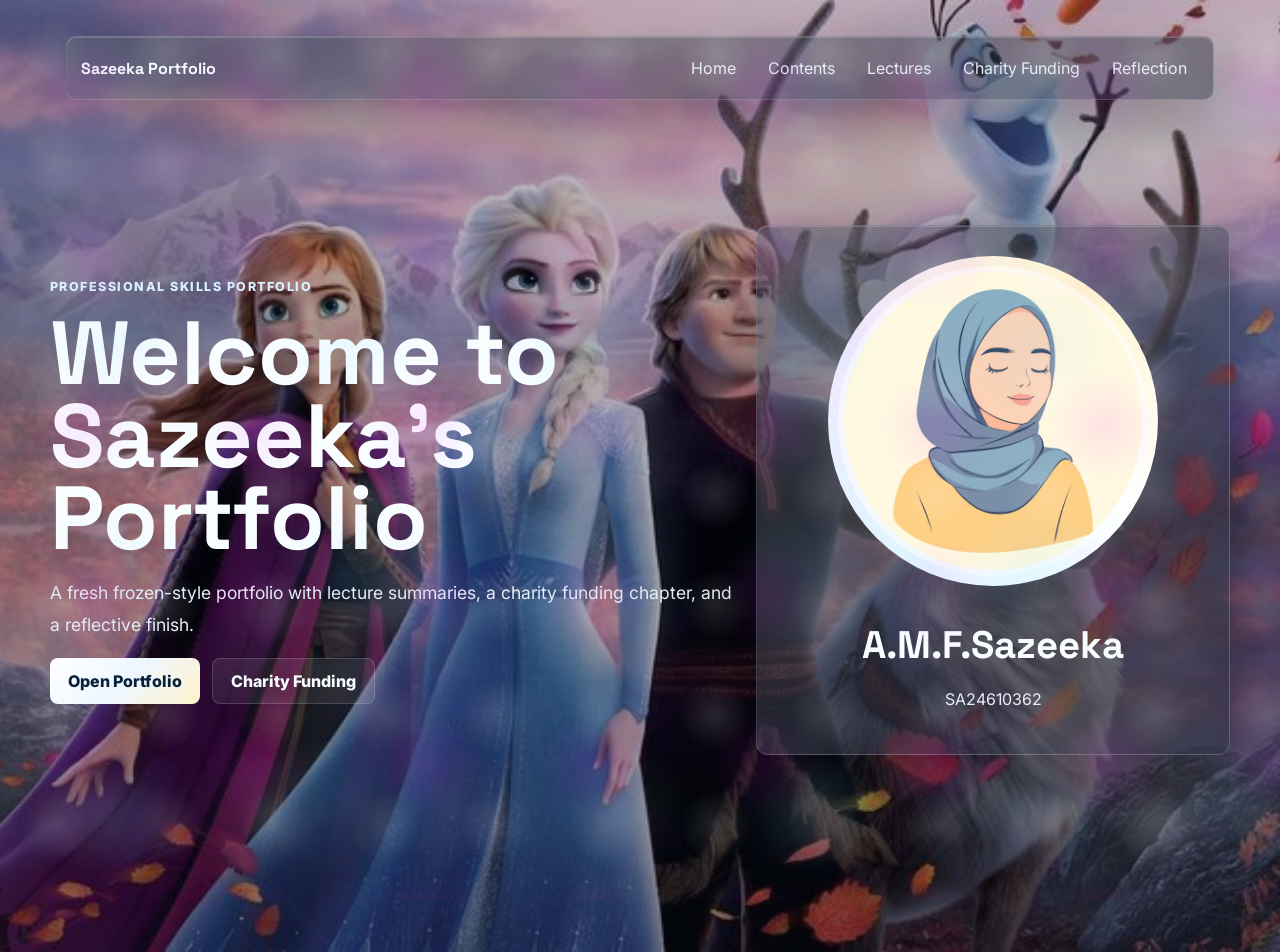
<file: index.html>
<!DOCTYPE html>
<html lang="en">
  <head>
    <meta charset="UTF-8" />
    <meta name="viewport" content="width=device-width, initial-scale=1.0" />
    <title>Sazeeka Portfolio</title>
    <link rel="preconnect" href="https://fonts.googleapis.com" />
    <link rel="preconnect" href="https://fonts.gstatic.com" crossorigin />
    <link href="https://fonts.googleapis.com/css2?family=Inter:wght@400;500;600;700;800&family=Space+Grotesk:wght@500;700&display=swap" rel="stylesheet" />
    <link rel="stylesheet" href="styles.css" />
  </head>
  <body class="page-home">
    <div class="snow-fx"></div>
    <div class="snow-front"></div>
    <header class="hero">
      <nav class="nav glass">
        <a class="brand" href="index.html">Sazeeka Portfolio</a>
        <div class="nav-links">
          <a href="index.html">Home</a>
          <a href="contents.html">Contents</a>
          <a href="lectures.html">Lectures</a>
          <a href="charity.html">Charity Funding</a>
          <a href="reflection.html">Reflection</a>
        </div>
      </nav>

      <section class="hero-grid">
        <div class="hero-copy reveal">
          <p class="eyebrow">Professional Skills Portfolio</p>
          <h1>Welcome to Sazeeka's Portfolio</h1>
          <p class="lead">A fresh frozen-style portfolio with lecture summaries, a charity funding chapter, and a reflective finish.</p>
          <div class="actions">
            <a class="btn primary" href="contents.html">Open Portfolio</a>
            <a class="btn ghost" href="charity.html">Charity Funding</a>
          </div>
        </div>
        <aside class="hero-card glass reveal">
          <div class="profile-portrait">
            <img src="assets/student-profile.png" alt="A.M.F.Sazeeka profile illustration" />
          </div>
          <div class="identity">
            <h2>A.M.F.Sazeeka</h2>
            <p>SA24610362</p>
          </div>
        </aside>
      </section>
    </header>
    <script src="script.js"></script>
  </body>
</html>
</file>
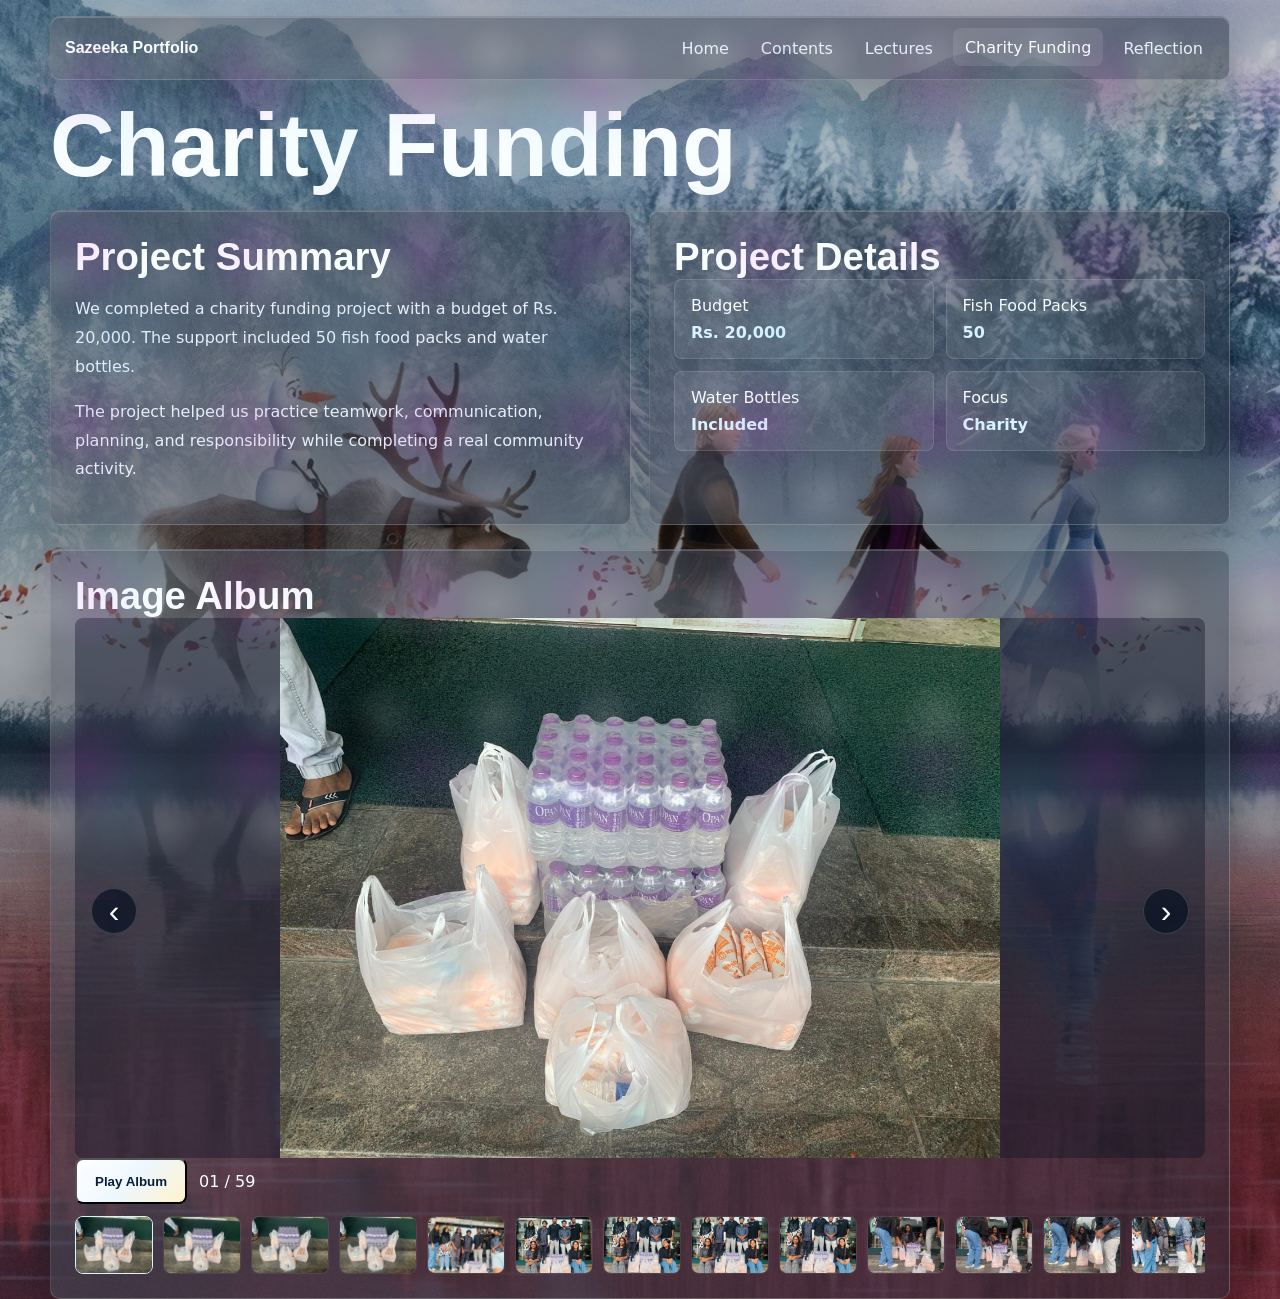
<file: charity.html>
<!DOCTYPE html>
<html lang="en">
  <head>
    <meta charset="UTF-8" />
    <meta name="viewport" content="width=device-width, initial-scale=1.0" />
    <title>Charity Funding | Sazeeka Portfolio</title>
    <link rel="stylesheet" href="styles.css" />
  </head>
  <body class="page-inner">
    <div class="snow-fx"></div>
    <div class="snow-front"></div>
    <header class="top glass">
      <a class="brand" href="index.html">Sazeeka Portfolio</a>
      <nav class="nav-links">
        <a href="index.html">Home</a>
        <a href="contents.html">Contents</a>
        <a href="lectures.html">Lectures</a>
        <a class="active" href="charity.html">Charity Funding</a>
        <a href="reflection.html">Reflection</a>
      </nav>
    </header>
    <main class="wrap">
      <h1 class="page-title">Charity Funding</h1>
      <section class="two-col">
        <article class="glass panel reveal">
          <h2>Project Summary</h2>
          <p>We completed a charity funding project with a budget of Rs. 20,000. The support included 50 fish food packs and water bottles.</p>
          <p>The project helped us practice teamwork, communication, planning, and responsibility while completing a real community activity.</p>
        </article>
        <article class="glass panel reveal">
          <h2>Project Details</h2>
          <div class="stats">
            <div><span>Budget</span><strong>Rs. 20,000</strong></div>
            <div><span>Fish Food Packs</span><strong>50</strong></div>
            <div><span>Water Bottles</span><strong>Included</strong></div>
            <div><span>Focus</span><strong>Charity</strong></div>
          </div>
        </article>
      </section>
      <section class="album glass reveal">
        <h2>Image Album</h2>
        <div class="album-frame">
          <button id="prevImage" class="arrow" type="button">&lsaquo;</button>
          <img id="albumImage" alt="Charity project photo" />
          <button id="nextImage" class="arrow" type="button">&rsaquo;</button>
        </div>
        <div class="album-bar">
          <button id="playAlbum" class="btn primary" type="button">Play Album</button>
          <span id="albumCounter">01 / 01</span>
        </div>
        <div id="thumbStrip" class="thumbs"></div>
      </section>
    </main>
    <script src="script.js"></script>
  </body>
</html>
</file>
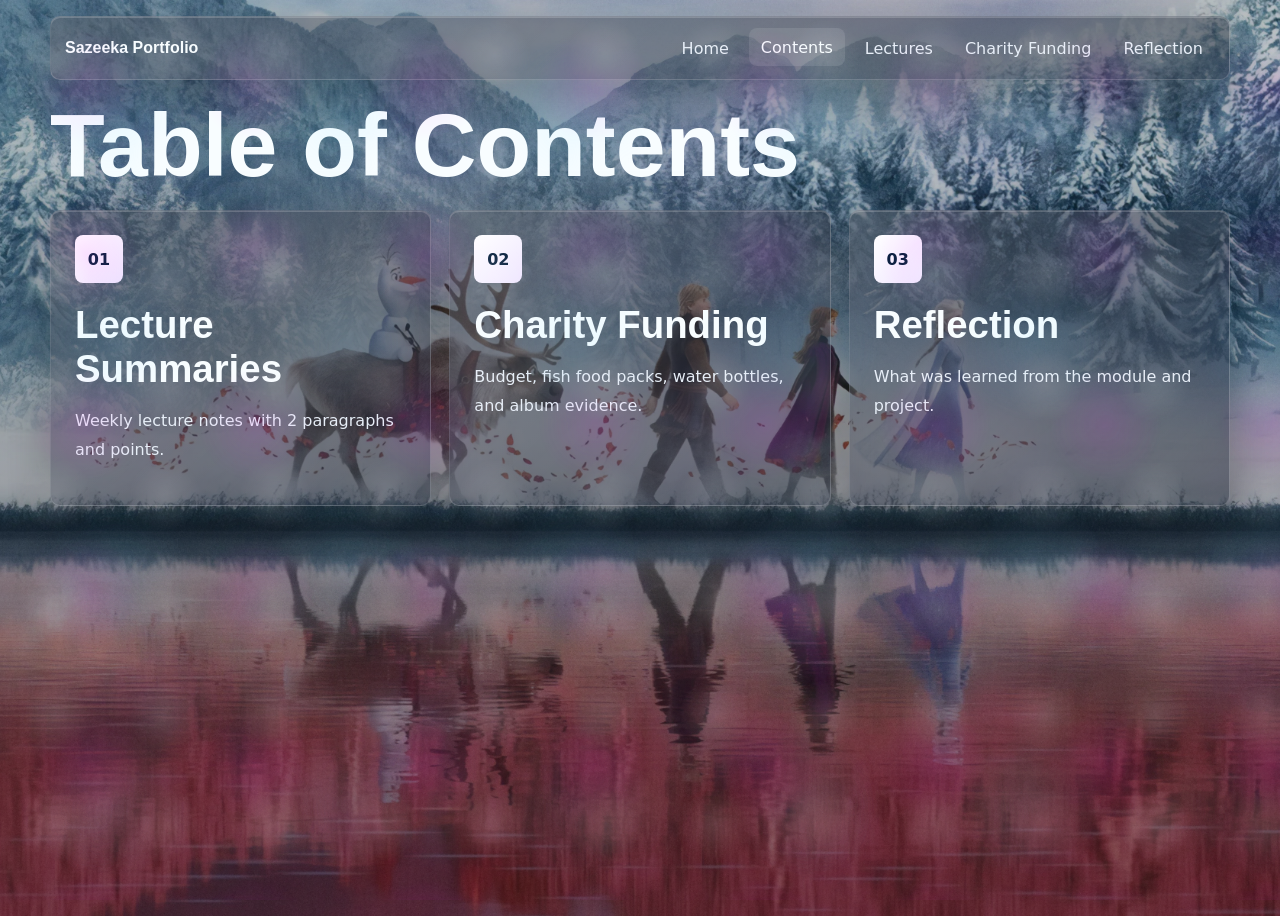
<file: contents.html>
<!DOCTYPE html>
<html lang="en">
  <head>
    <meta charset="UTF-8" />
    <meta name="viewport" content="width=device-width, initial-scale=1.0" />
    <title>Contents | Sazeeka Portfolio</title>
    <link rel="stylesheet" href="styles.css" />
  </head>
  <body class="page-inner">
    <div class="snow-fx"></div>
    <div class="snow-front"></div>
    <header class="top glass">
      <a class="brand" href="index.html">Sazeeka Portfolio</a>
      <nav class="nav-links">
        <a href="index.html">Home</a>
        <a class="active" href="contents.html">Contents</a>
        <a href="lectures.html">Lectures</a>
        <a href="charity.html">Charity Funding</a>
        <a href="reflection.html">Reflection</a>
      </nav>
    </header>
    <main class="wrap">
      <h1 class="page-title">Table of Contents</h1>
      <section class="toc-grid">
        <a class="toc glass reveal" href="lectures.html"><span>01</span><h2>Lecture Summaries</h2><p>Weekly lecture notes with 2 paragraphs and points.</p></a>
        <a class="toc glass reveal" href="charity.html"><span>02</span><h2>Charity Funding</h2><p>Budget, fish food packs, water bottles, and album evidence.</p></a>
        <a class="toc glass reveal" href="reflection.html"><span>03</span><h2>Reflection</h2><p>What was learned from the module and project.</p></a>
      </section>
    </main>
    <script src="script.js"></script>
  </body>
</html>
</file>
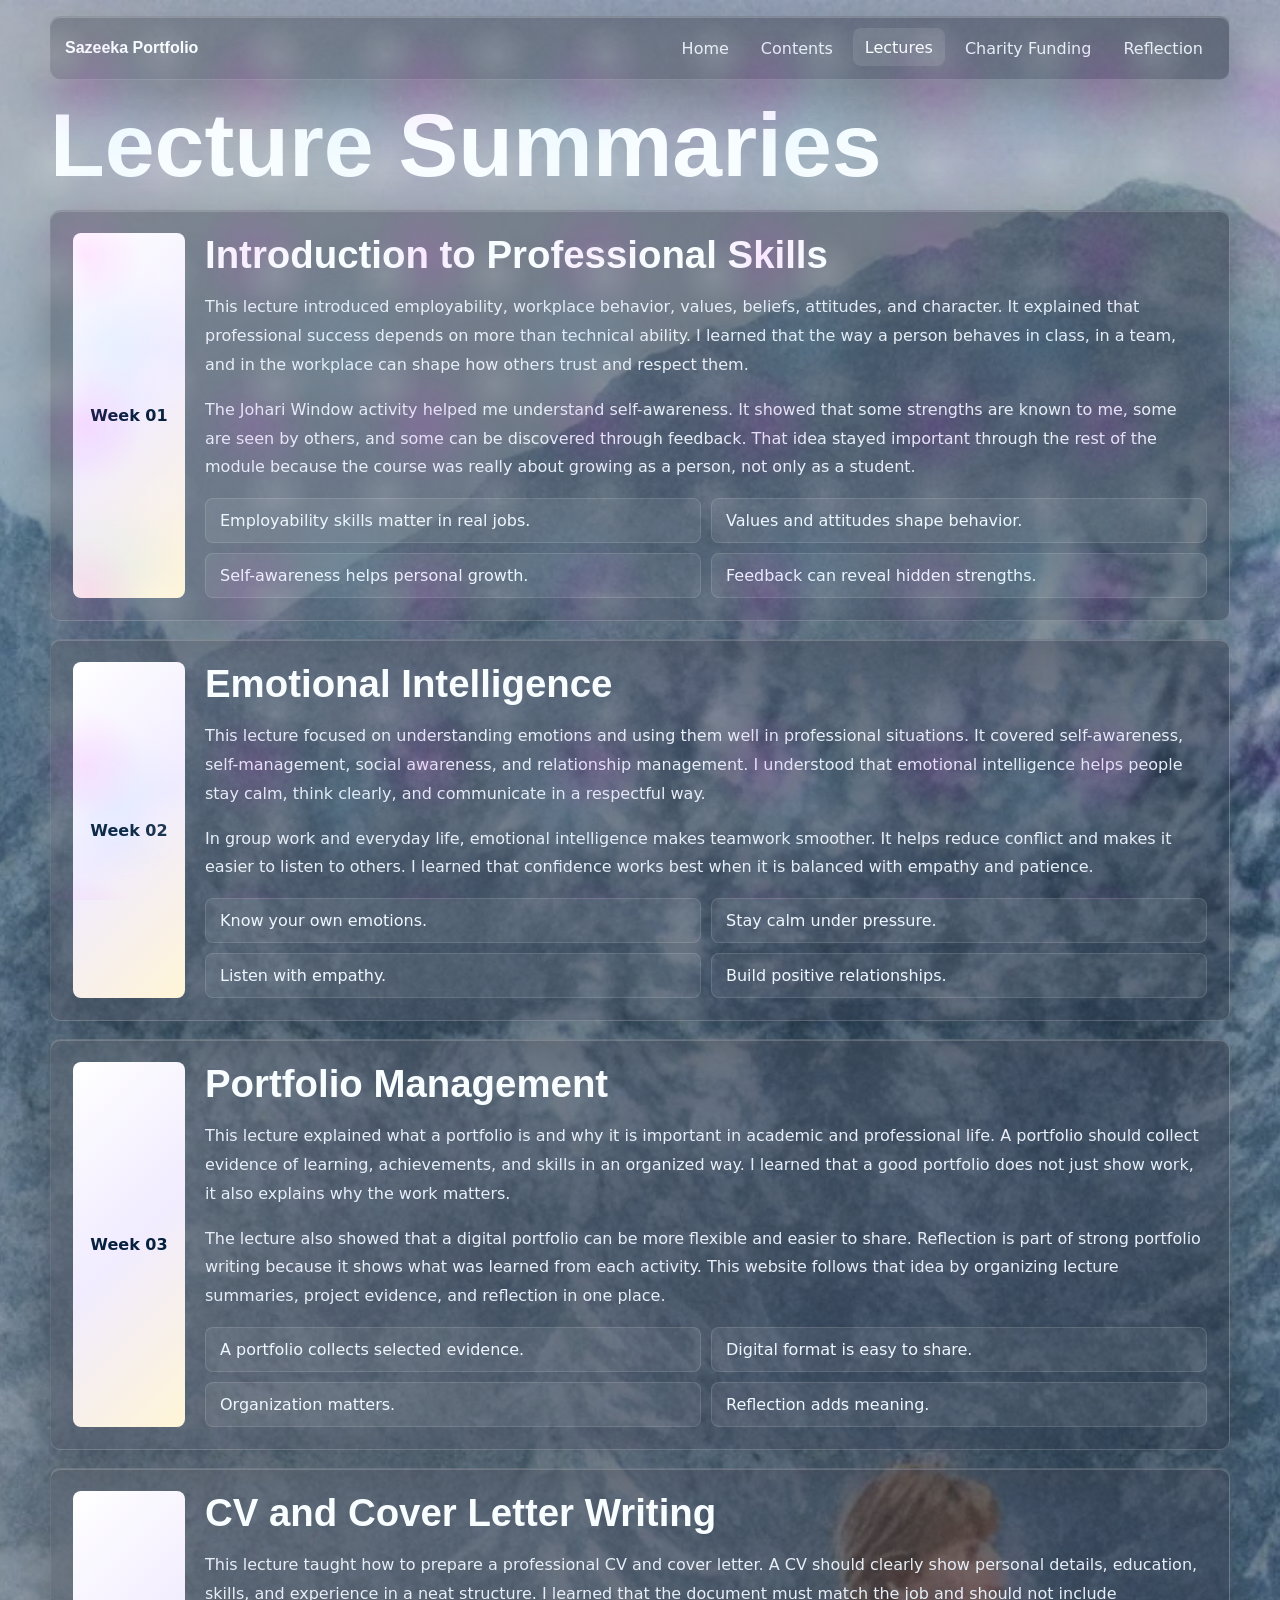
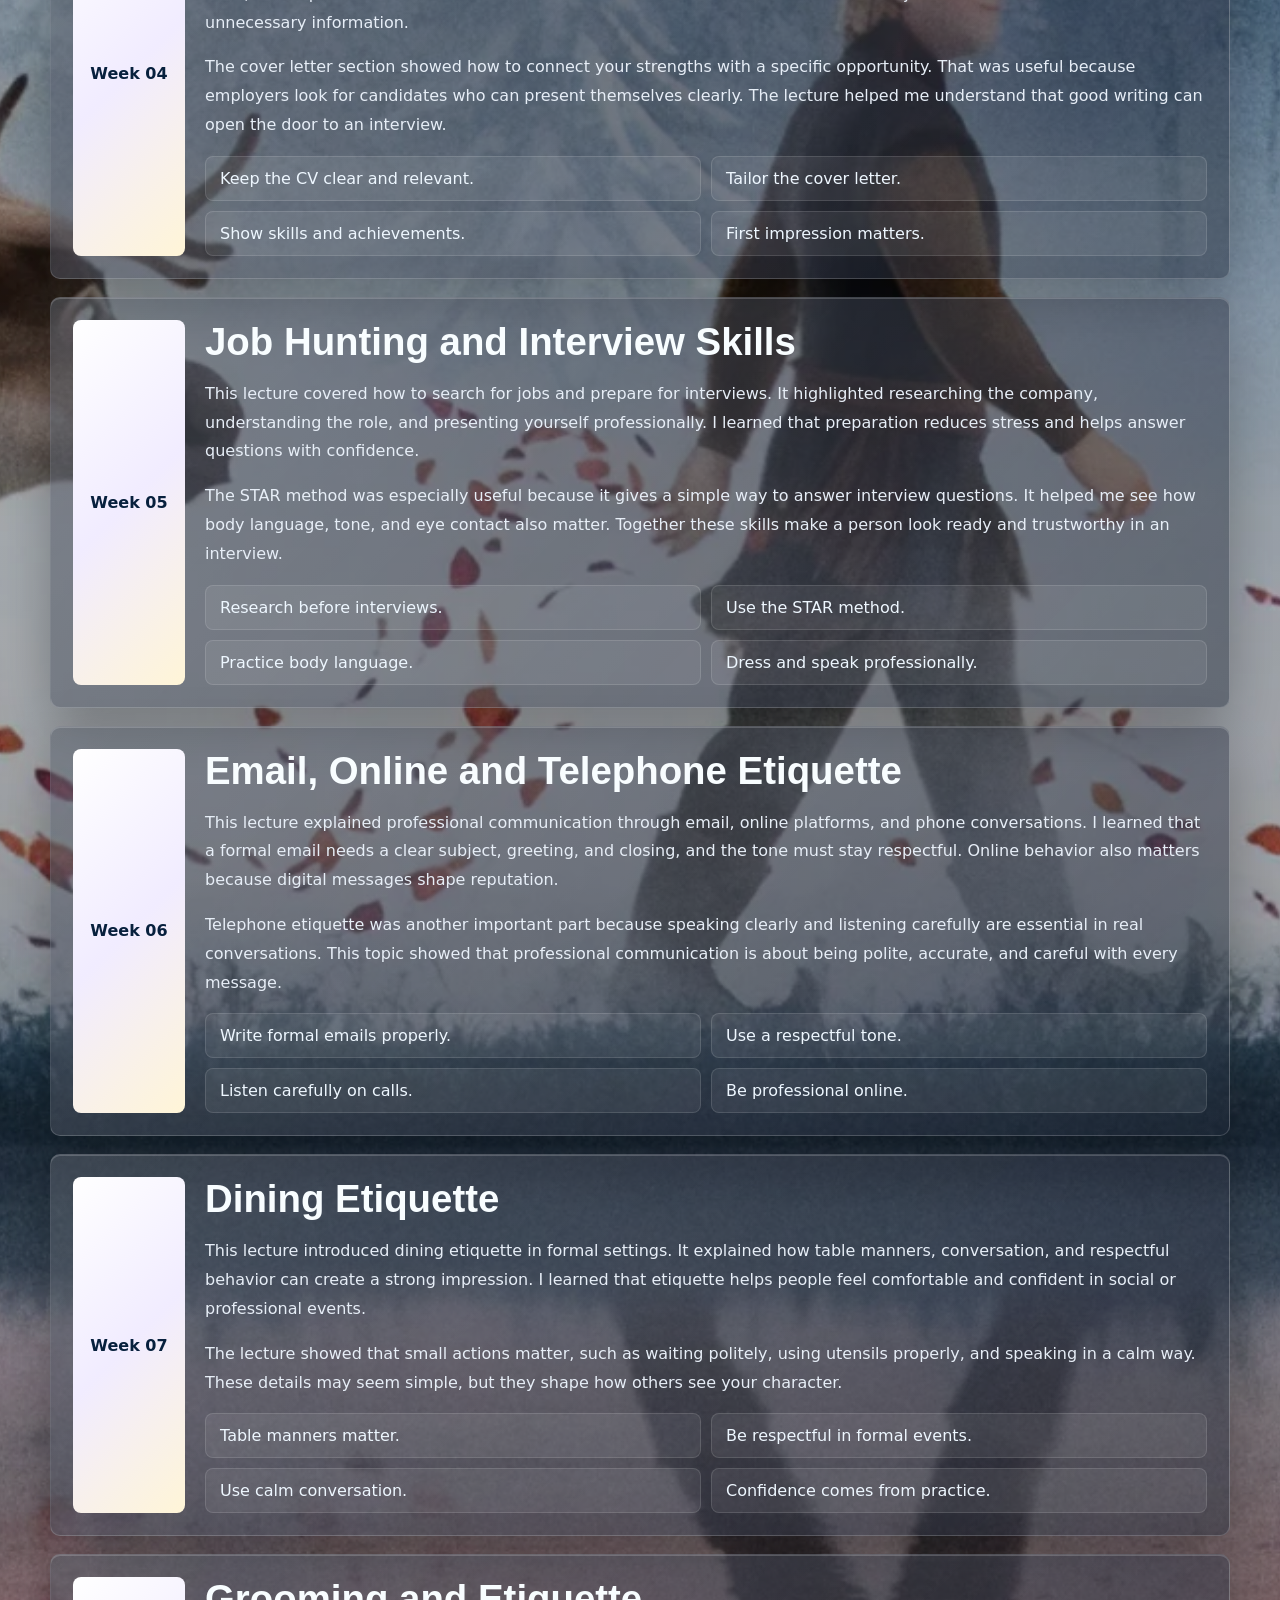
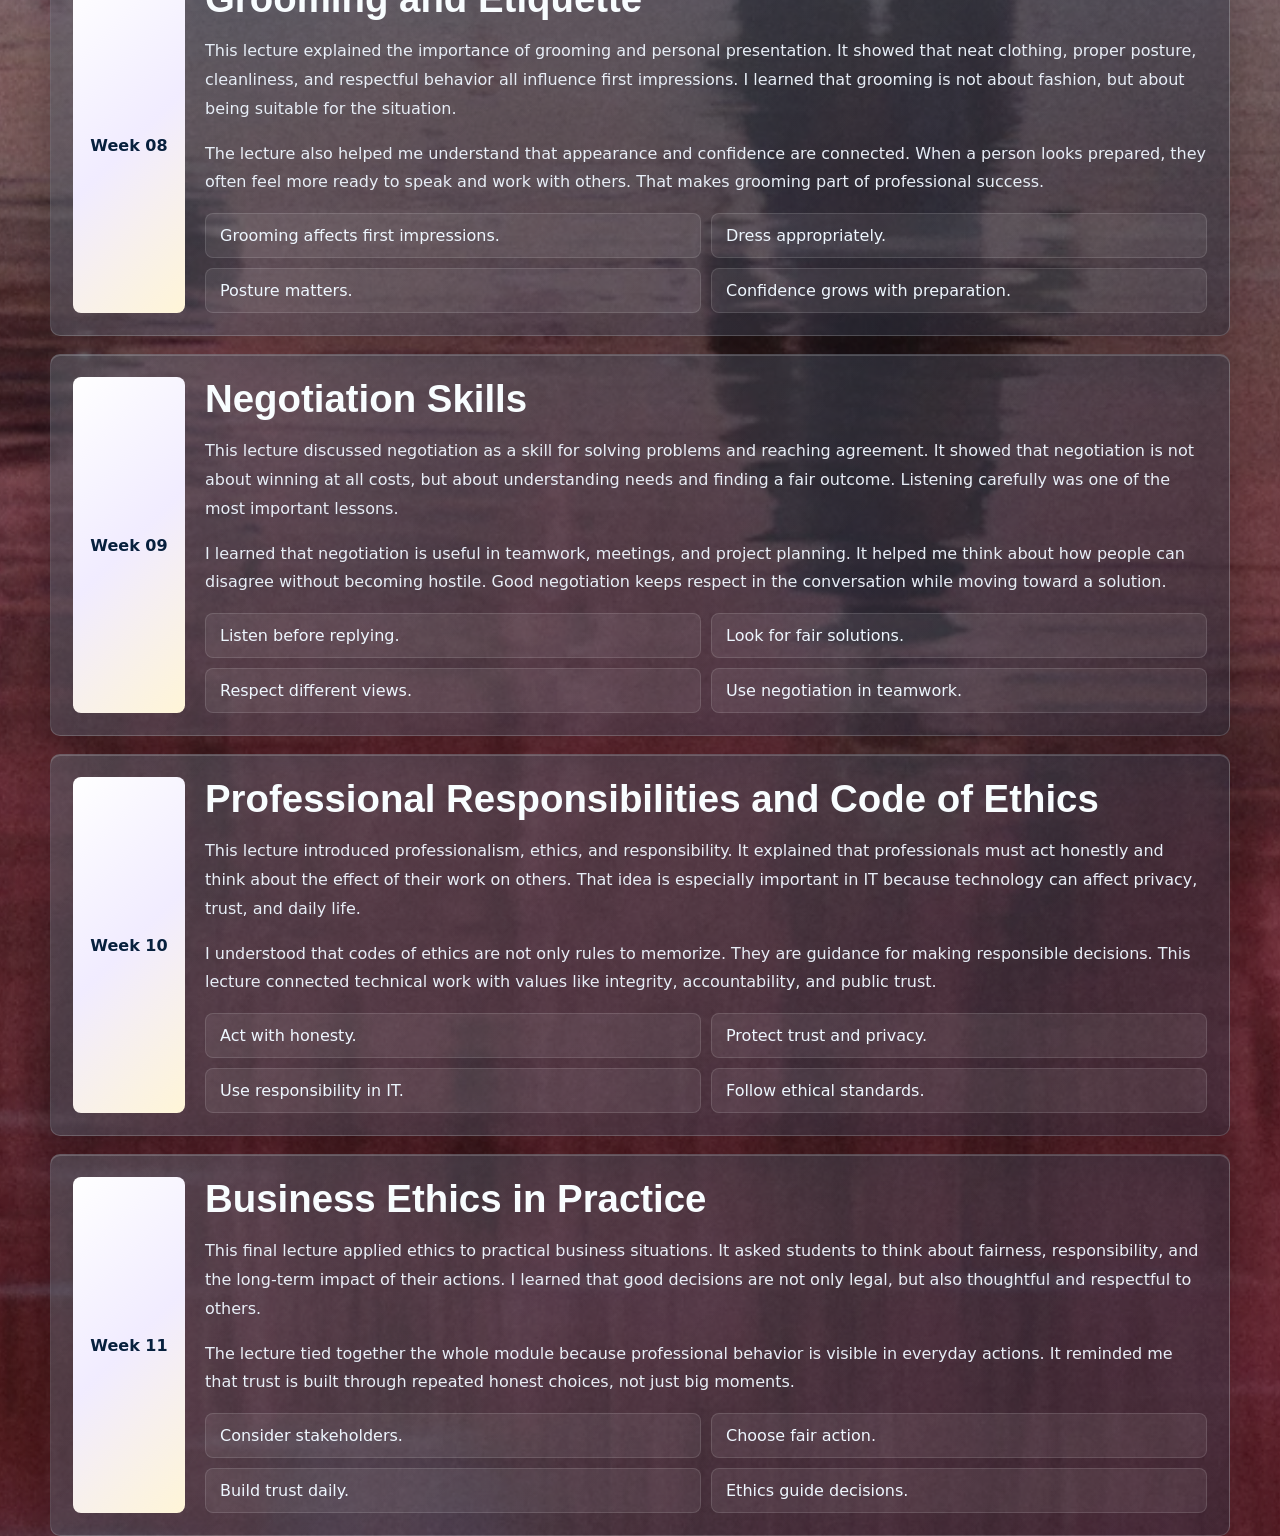
<file: lectures.html>
<!DOCTYPE html>
<html lang="en">
  <head>
    <meta charset="UTF-8" />
    <meta name="viewport" content="width=device-width, initial-scale=1.0" />
    <title>Lectures | Sazeeka Portfolio</title>
    <link rel="stylesheet" href="styles.css" />
  </head>
  <body class="page-inner">
    <div class="snow-fx"></div>
    <div class="snow-front"></div>
    <header class="top glass">
      <a class="brand" href="index.html">Sazeeka Portfolio</a>
      <nav class="nav-links">
        <a href="index.html">Home</a>
        <a href="contents.html">Contents</a>
        <a class="active" href="lectures.html">Lectures</a>
        <a href="charity.html">Charity Funding</a>
        <a href="reflection.html">Reflection</a>
      </nav>
    </header>
    <main class="wrap">
      <h1 class="page-title">Lecture Summaries</h1>
      <section id="lectureList" class="lecture-list"></section>
    </main>
    <script src="script.js"></script>
  </body>
</html>
</file>
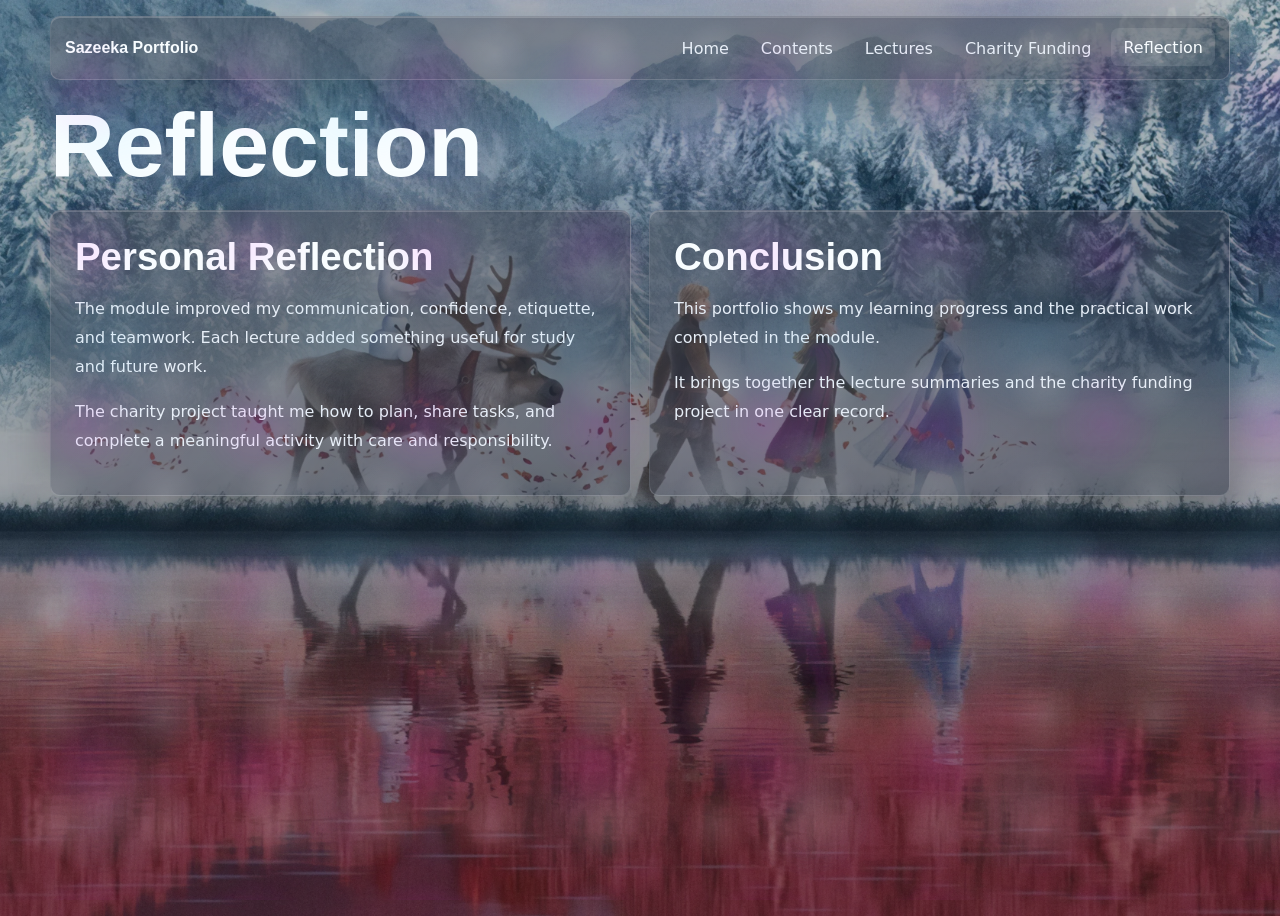
<file: reflection.html>
<!DOCTYPE html>
<html lang="en">
  <head>
    <meta charset="UTF-8" />
    <meta name="viewport" content="width=device-width, initial-scale=1.0" />
    <title>Reflection | Sazeeka Portfolio</title>
    <link rel="stylesheet" href="styles.css" />
  </head>
  <body class="page-inner">
    <div class="snow-fx"></div>
    <div class="snow-front"></div>
    <header class="top glass">
      <a class="brand" href="index.html">Sazeeka Portfolio</a>
      <nav class="nav-links">
        <a href="index.html">Home</a>
        <a href="contents.html">Contents</a>
        <a href="lectures.html">Lectures</a>
        <a href="charity.html">Charity Funding</a>
        <a class="active" href="reflection.html">Reflection</a>
      </nav>
    </header>
    <main class="wrap">
      <h1 class="page-title">Reflection</h1>
      <section class="two-col">
        <article class="glass panel reveal">
          <h2>Personal Reflection</h2>
          <p>The module improved my communication, confidence, etiquette, and teamwork. Each lecture added something useful for study and future work.</p>
          <p>The charity project taught me how to plan, share tasks, and complete a meaningful activity with care and responsibility.</p>
        </article>
        <article class="glass panel reveal">
          <h2>Conclusion</h2>
          <p>This portfolio shows my learning progress and the practical work completed in the module.</p>
          <p>It brings together the lecture summaries and the charity funding project in one clear record.</p>
        </article>
      </section>
    </main>
    <script src="script.js"></script>
  </body>
</html>
</file>
<file: styles.css>
:root{
  --text:#f8fdff;
  --muted:#e7eef7;
  --ice:#d9f3ff;
  --ice2:#a8dfff;
  --lav:#d7c2ff;
  --gold:#fff2c5;
  --panel:rgba(8,17,34,.44);
  --line:rgba(255,255,255,.16);
  --shadow:0 20px 56px rgba(0,0,0,.28);
}
*{box-sizing:border-box}
html{scroll-behavior:smooth}
body{
  margin:0;
  min-height:100vh;
  font-family:Inter,system-ui,sans-serif;
  color:var(--text);
  overflow-x:hidden;
  background:
    linear-gradient(180deg, rgba(5,10,22,.24), rgba(5,10,22,.48)),
    var(--page-bg) center/cover no-repeat,
    linear-gradient(135deg,#6aa0cf,#2d547f 55%,#112344);
}
body.page-home{ --page-bg:url("assets/backgrounds/welcome.jpg"); }
body.page-inner{ --page-bg:url("assets/backgrounds/pages.webp"); }
a{color:inherit;text-decoration:none}
h1,h2{font-family:"Space Grotesk",Inter,sans-serif;margin:0;letter-spacing:0}
h1{font-size:clamp(2.8rem,7vw,6.4rem);line-height:.92}
h2{font-size:clamp(1.45rem,3vw,2.6rem)}
p{color:var(--muted);line-height:1.8}

.snow-fx,
.snow-fx::before,
.snow-fx::after,
.snow-front,
.snow-front::before,
.snow-front::after{
  position:fixed;
  inset:0;
  pointer-events:none;
  content:"";
}
.snow-fx{
  z-index:0;
  background-image:
    radial-gradient(closest-side, rgba(255,255,255,.58), rgba(255,255,255,0) 72%),
    radial-gradient(closest-side, rgba(255,87,255,.42), rgba(255,87,255,0) 72%);
  background-size:180px 180px, 280px 280px;
  animation:sparkleDrift 28s linear infinite;
  opacity:.12;
}
.snow-fx::before{
  background-image:
    radial-gradient(closest-side, rgba(117,216,255,.38), rgba(117,216,255,0) 70%),
    radial-gradient(closest-side, rgba(255,213,74,.28), rgba(255,213,74,0) 72%);
  background-size:240px 240px, 380px 380px;
  animation:sparkleDrift 34s linear infinite reverse;
  opacity:.12;
}
.snow-fx::after{
  background-image:
    radial-gradient(closest-side, rgba(255,255,255,.95), rgba(255,255,255,0) 72%),
    radial-gradient(closest-side, rgba(255,74,255,.75), rgba(255,74,255,0) 72%),
    radial-gradient(closest-side, rgba(255,213,74,.62), rgba(255,213,74,0) 72%);
  background-size:120px 120px, 190px 190px, 280px 280px;
  animation:sparkleDrift 30s linear infinite reverse;
  opacity:.1;
  transform:translateX(14vw);
}
.snow-front{
  z-index:40;
}
.snow-front::before{
  background:none;
}
.snow-front::after{
  background-image:
    radial-gradient(closest-side, rgba(255,255,255,.95), transparent 67%),
    radial-gradient(closest-side, rgba(255,40,255,.78), transparent 68%),
    radial-gradient(closest-side, rgba(117,216,255,.75), transparent 68%);
  background-size:110px 110px, 170px 170px, 230px 230px;
  animation:sparkleDrift 24s linear infinite;
  opacity:.13;
}

.snowfield{
  position:fixed;
  inset:0;
  overflow:hidden;
  pointer-events:none;
  contain:layout paint;
}
.snowfield.back{z-index:0}
.snowfield.front{z-index:42}
.crystal-snow{
  position:absolute;
  top:-80px;
  left:var(--x);
  width:var(--size);
  height:var(--size);
  opacity:var(--opacity);
  background-image:url("data:image/svg+xml,%3Csvg xmlns='http://www.w3.org/2000/svg' width='96' height='96' viewBox='0 0 96 96'%3E%3Cg fill='none' stroke='%23ffffff' stroke-width='4.2' stroke-linecap='round' stroke-linejoin='round'%3E%3Cpath d='M48 7v82M12.5 27.5l71 41M83.5 27.5l-71 41'/%3E%3Cpath d='M48 17 38 27M48 17l10 10M48 79 38 69M48 79l10-10M21 32l14 4M21 32l4 14M75 64l-14-4M75 64l-4-14M75 32l-14 4M75 32l-4 14M21 64l14-4M21 64l4-14'/%3E%3Ccircle cx='48' cy='48' r='5'/%3E%3C/g%3E%3C/svg%3E");
  background-size:contain;
  background-repeat:no-repeat;
  filter:drop-shadow(0 0 5px rgba(255,255,255,.65));
  animation:crystalFall var(--duration) linear infinite;
  animation-delay:var(--delay);
  will-change:transform;
}
.snowfield.front .crystal-snow{
  filter:drop-shadow(0 0 7px rgba(255,255,255,.72));
}

.top,.nav{
  width:min(1180px, calc(100% - 32px));
  margin:16px auto 0;
  padding:12px 14px;
  display:flex;
  align-items:center;
  justify-content:space-between;
  gap:16px;
}
.glass{
  position:relative;
  overflow:hidden;
  border:1px solid var(--line);
  border-radius:10px;
  background:linear-gradient(135deg, rgba(255,255,255,.18), rgba(255,255,255,.05)), var(--panel);
  box-shadow:var(--shadow), inset 0 1px rgba(255,255,255,.18);
}
.glass::before{
  content:"";
  position:absolute;
  inset:0;
  opacity:0;
  pointer-events:none;
  background:linear-gradient(120deg, transparent, rgba(255,255,255,.22), transparent);
  transform:translateX(-85%);
  transition:opacity .25s ease, transform .45s ease;
}
.glass:hover::before{opacity:1;transform:translateX(85%)}
.brand{font-family:"Space Grotesk",Inter,sans-serif;font-weight:800}
.nav-links{
  display:flex;flex-wrap:wrap;gap:8px;
}
.nav-links a{
  min-height:38px;padding:0 12px;
  display:inline-flex;align-items:center;
  border-radius:8px;color:var(--muted);
  transition:transform .2s ease, background .2s ease, color .2s ease;
}
.nav-links a:hover,.nav-links a.active{
  color:var(--text);
  background:rgba(255,255,255,.1);
  transform:translateY(-1px);
}

.hero,.wrap{width:min(1180px, calc(100% - 32px));margin:0 auto}
.hero,.wrap{position:relative;z-index:1}
.hero{padding:20px 0 72px}
.hero-grid{
  display:grid;
  grid-template-columns:minmax(0,1.18fr) minmax(320px,.82fr);
  gap:24px;
  align-items:center;
  min-height:calc(100vh - 120px);
}
.hero-copy p.lead{font-size:1.1rem;max-width:720px}
.eyebrow{
  margin:0 0 14px;
  color:var(--ice);
  font-size:.78rem;
  font-weight:800;
  letter-spacing:.12em;
  text-transform:uppercase;
}
.actions,.album-bar{
  display:flex;flex-wrap:wrap;align-items:center;gap:12px
}
.btn{
  min-height:46px;padding:0 18px;border-radius:8px;
  display:inline-flex;align-items:center;justify-content:center;
  font-weight:800;transition:transform .2s ease, filter .2s ease;
}
.primary{color:#07203d;background:linear-gradient(135deg,#fff,#eef7ff,#fff3cc)}
.ghost{color:var(--text);border:1px solid var(--line);background:rgba(255,255,255,.08)}
.btn:hover,.toc:hover,.lecture:hover,.arrow:hover{transform:translateY(-3px);filter:brightness(1.05)}

.hero-card,.panel,.toc,.album{padding:24px}
.hero-card{border-radius:12px}
.profile-portrait{
  width:min(330px, 76vw);
  aspect-ratio:1;
  margin:6px auto 20px;
  padding:10px;
  border-radius:50%;
  background:conic-gradient(from 120deg, #ffffff, #dff7ff, #f0e7ff, #fff5cf, #ffffff);
  box-shadow:0 18px 46px rgba(0,0,0,.2), 0 0 28px rgba(255,255,255,.22);
}
.profile-portrait img{
  display:block;
  width:100%;
  height:100%;
  object-fit:cover;
  object-position:center 39%;
  border-radius:50%;
  border:6px solid rgba(255,255,255,.58);
}
.identity{text-align:center;padding-top:14px}

.page-title{margin:24px 0}
.toc-grid{display:grid;grid-template-columns:repeat(3,minmax(0,1fr));gap:18px}
.toc{min-height:220px;transition:transform .22s ease}
.toc span{
  display:grid;place-items:center;width:48px;height:48px;border-radius:8px;
  color:#07203d;background:linear-gradient(135deg,#fff,#efe6ff);font-weight:900;margin-bottom:20px
}
.toc p{max-width:320px}

.lecture-list{display:grid;gap:18px}
.lecture{
  display:grid;grid-template-columns:112px minmax(0,1fr);gap:20px;padding:22px
}
.week{
  display:grid;place-items:center;min-height:112px;border-radius:8px;
  color:#07203d;background:linear-gradient(135deg,#fff,#f1ecff,#fff5d7);font-weight:900
}
.lecture ul,.points{
  display:grid;grid-template-columns:repeat(2,minmax(0,1fr));gap:10px;list-style:none;padding:0;margin:14px 0 0
}
.lecture li,.points li{
  padding:12px 14px;border:1px solid rgba(255,255,255,.12);border-radius:8px;
  background:rgba(255,255,255,.07);color:#eef7ff
}

.two-col{display:grid;grid-template-columns:repeat(2,minmax(0,1fr));gap:18px}
.stats{
  display:grid;grid-template-columns:repeat(2,minmax(0,1fr));gap:12px
}
.stats div{
  padding:16px;border-radius:8px;background:rgba(255,255,255,.08);border:1px solid rgba(255,255,255,.12)
}
.stats span,.stats strong{display:block}
.stats strong{margin-top:8px;color:var(--ice)}

.album{margin-top:24px}
.album-frame{
  position:relative;min-height:60vh;display:grid;place-items:center;overflow:hidden;border-radius:8px;
  background:rgba(8,17,34,.38)
}
.album-frame img{
  width:100%;height:60vh;object-fit:contain;transition:opacity .22s ease, transform .3s ease
}
.album-frame img.switching{opacity:0;transform:scale(.985)}
.arrow{
  position:absolute;top:50%;z-index:2;width:46px;height:46px;border-radius:50%;
  border:1px solid var(--line);background:rgba(8,17,34,.72);color:var(--text);font-size:2rem;cursor:pointer
}
#prevImage{left:16px} #nextImage{right:16px}
.thumbs{display:grid;grid-auto-flow:column;grid-auto-columns:78px;gap:10px;overflow-x:auto;padding-top:12px}
.thumbs button{
  height:58px;border:1px solid transparent;border-radius:8px;overflow:hidden;background:rgba(255,255,255,.07);padding:0
}
.thumbs button.active{border-color:var(--ice)}
.thumbs img{width:100%;height:100%;object-fit:cover}

.reveal{opacity:0;transform:translateY(18px);transition:opacity .5s ease, transform .5s ease}
.reveal.in{opacity:1;transform:translateY(0)}

.emoji-pop{
  position:fixed;z-index:80;pointer-events:none;font-size:1.1rem;
  text-shadow:0 0 8px rgba(255,255,255,.6);
  animation:emojiPop .7s ease-out forwards;
}

@keyframes snowFall{from{background-position:0 0}to{background-position:0 220px}}
@keyframes snowDrift{
  from{background-position:-8vw -20vh, 10vw -30vh, -18vw -40vh}
  to{background-position:28vw 110vh, -32vw 125vh, 38vw 140vh}
}
@keyframes snowGust{
  0%{background-position:-22vw -25vh, 12vw -35vh}
  45%{background-position:24vw 50vh, -18vw 58vh}
  100%{background-position:44vw 125vh, -42vw 138vh}
}
@keyframes frontSnow{
  from{background-position:12vw -28vh, -10vw -44vh, 20vw -36vh}
  to{background-position:-30vw 118vh, 36vw 142vh, -42vw 132vh}
}
@keyframes sparkleDrift{
  from{background-position:0 -20vh, 18vw -32vh, -12vw -44vh}
  to{background-position:22vw 118vh, -26vw 130vh, 32vw 142vh}
}
@keyframes crystalFall{
  0%{transform:translate3d(0,-16vh,0) rotate(0deg)}
  100%{transform:translate3d(var(--wind),116vh,0) rotate(360deg)}
}
@keyframes shimmer{0%,100%{opacity:.7}50%{opacity:1}}
@keyframes emojiPop{0%{transform:translateY(0) scale(.8);opacity:1}100%{transform:translateY(-34px) scale(1.2);opacity:0}}

@media (max-width: 900px){
  .hero-grid,.toc-grid,.two-col{grid-template-columns:1fr}
  .top,.nav{flex-direction:column;align-items:stretch}
  .nav-links{justify-content:center}
}
@media (max-width: 640px){
  .lecture,.lecture ul,.points,.stats{grid-template-columns:1fr}
  .album-frame,.album-frame img{height:420px;min-height:420px}
}
</file>
